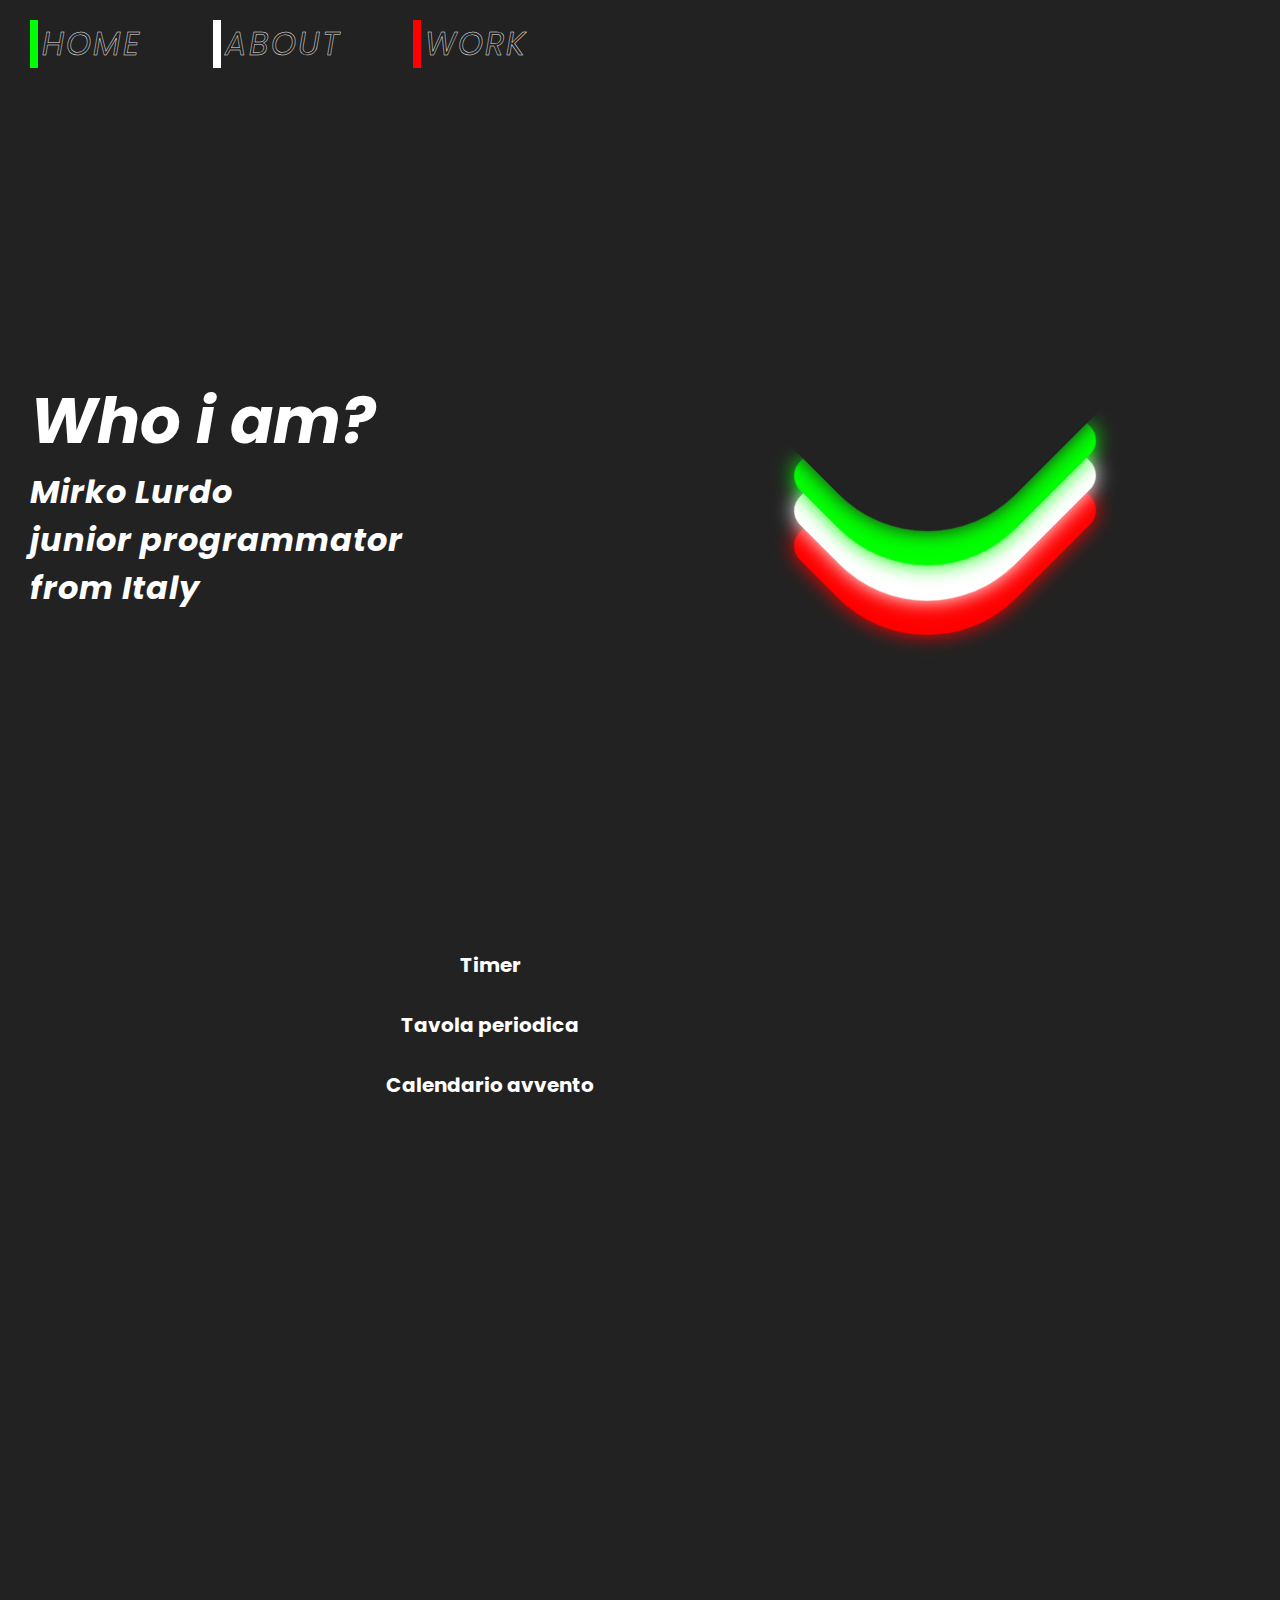
<file: index.html>
<html>
    <head>
        <link rel="stylesheet" href="style2.css">
    </head>
    <body>
        <header>
            <ul>
                <li><a><span style="--clr:#00ff00" data-text="&nbsp;Home&nbsp;">&nbsp;Home&nbsp;</span></a></li>
                <li><a><span style="--clr:#fff" data-text="&nbsp;About&nbsp;">&nbsp;About&nbsp;</span></a></li>
                <li><a><span style="--clr:#ff0000" data-text="&nbsp;Work&nbsp;">&nbsp;Work&nbsp;</span></a></li>
            </ul>
        </header>
        <div class="introduction">
            <div class="intro-text">
                <h1>Who i am?</h1>
                <h3>Mirko Lurdo<br>
                    junior programmator<br>
                <p>from Italy</p></h3>
            </div>
            <div class="intro-image">
                <div style="--cld:#00ff00" id="first"></div>
                <div style="--cld:#fff" id="second"></div>
                <div style="--cld:#ff0000" id="third"></div>
                <div style="--cld:#222" id="fourth"></div>
            </div>
        </div>
        <div class="work">
            <div class="timer" style="display: flex;flex-direction: column;margin:auto">
                <a href="home.html">Timer</a>
                <br>
                <a href="pitagorica.html">Tavola periodica</a>
                <br>
                <a href="calendar.html">Calendario avvento</a>
            </div>
        </div>
    </body>
</html>
</file>
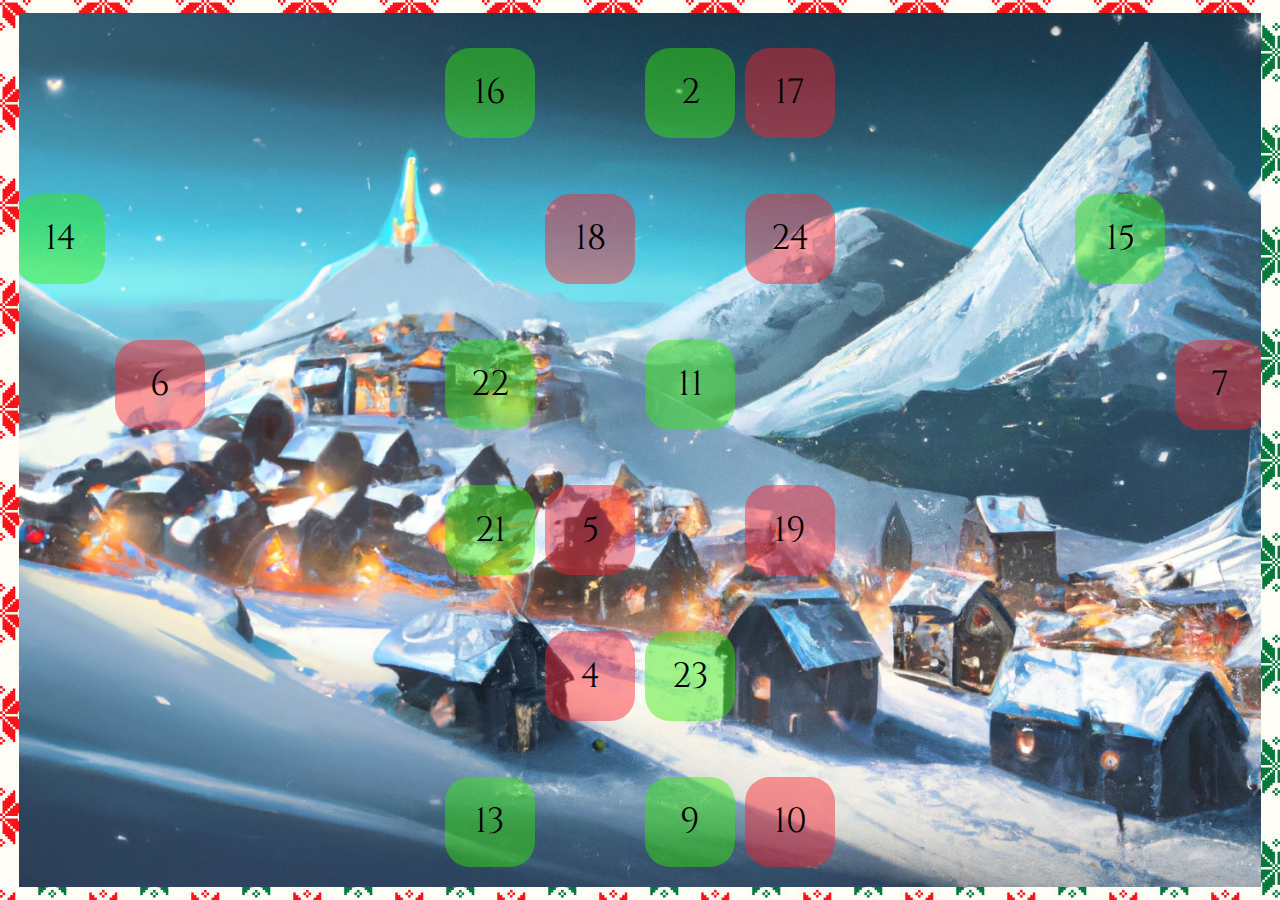
<file: calendar.html>
<html>
    <head>
        <link rel="stylesheet" href="stylecal.css">
        <meta content="width=device-width, initial-scale=1" name="viewport" />
        <link href='https://fonts.googleapis.com/css?family=Cinzel' rel='stylesheet'>
    </head>
    <body>
        <div class="Grid">
        <div class="riga">
            <div class="giorni primo" id="1"></div>
            <div class="giorni secondo" id="2"></div>
            <div class="giorni terzo" id="3"></div>
            <div class="giorni quarto" id="4"></div>
        </div>
        <div class="riga">
            <div class="giorni quinto" id="5"></div>
            <div class="giorni sesto" id="6"></div>
            <div class="giorni settimo" id="7"></div>
            <div class="giorni ottavo" id="8"></div>
        </div>
        <div class="riga">
            <div class="giorni nono" id="9"></div>
            <div class="giorni decimo" id="10"></div>
            <div class="giorni undicesimo" id="11"></div>
            <div class="giorni dodicesimo" id="12"></div>
        </div>
        <div class="riga">
            <div class="giorni tredicesimo" id="13"></div>
            <div class="giorni quattordicesimo" id="14"></div>
            <div class="giorni quindicesimo" id="15"></div>
            <div class="giorni sedicesimo" id="16"></div>
        </div>
        <div class="riga">
            <div class="giorni diciasettesimo" id="17"></div>
            <div class="giorni diciottesimo" id="18"></div>
            <div class="giorni dicianovesimo" id="19"></div>
            <div class="giorni ventesimo" id="20"></div>
        </div>
        <div class="riga">
            <div class="giorni ventunesimo" id="21"></div>
            <div class="giorni ventiduesimo" id="22"></div>
            <div class="giorni ventitreesimo" id="23"></div>
            <div class="giorni ventiquattresimo" id="24"></div>
        </div>
        </div>
        <script src="scriptcla.js"></script>
    </body>
</html>
</file>
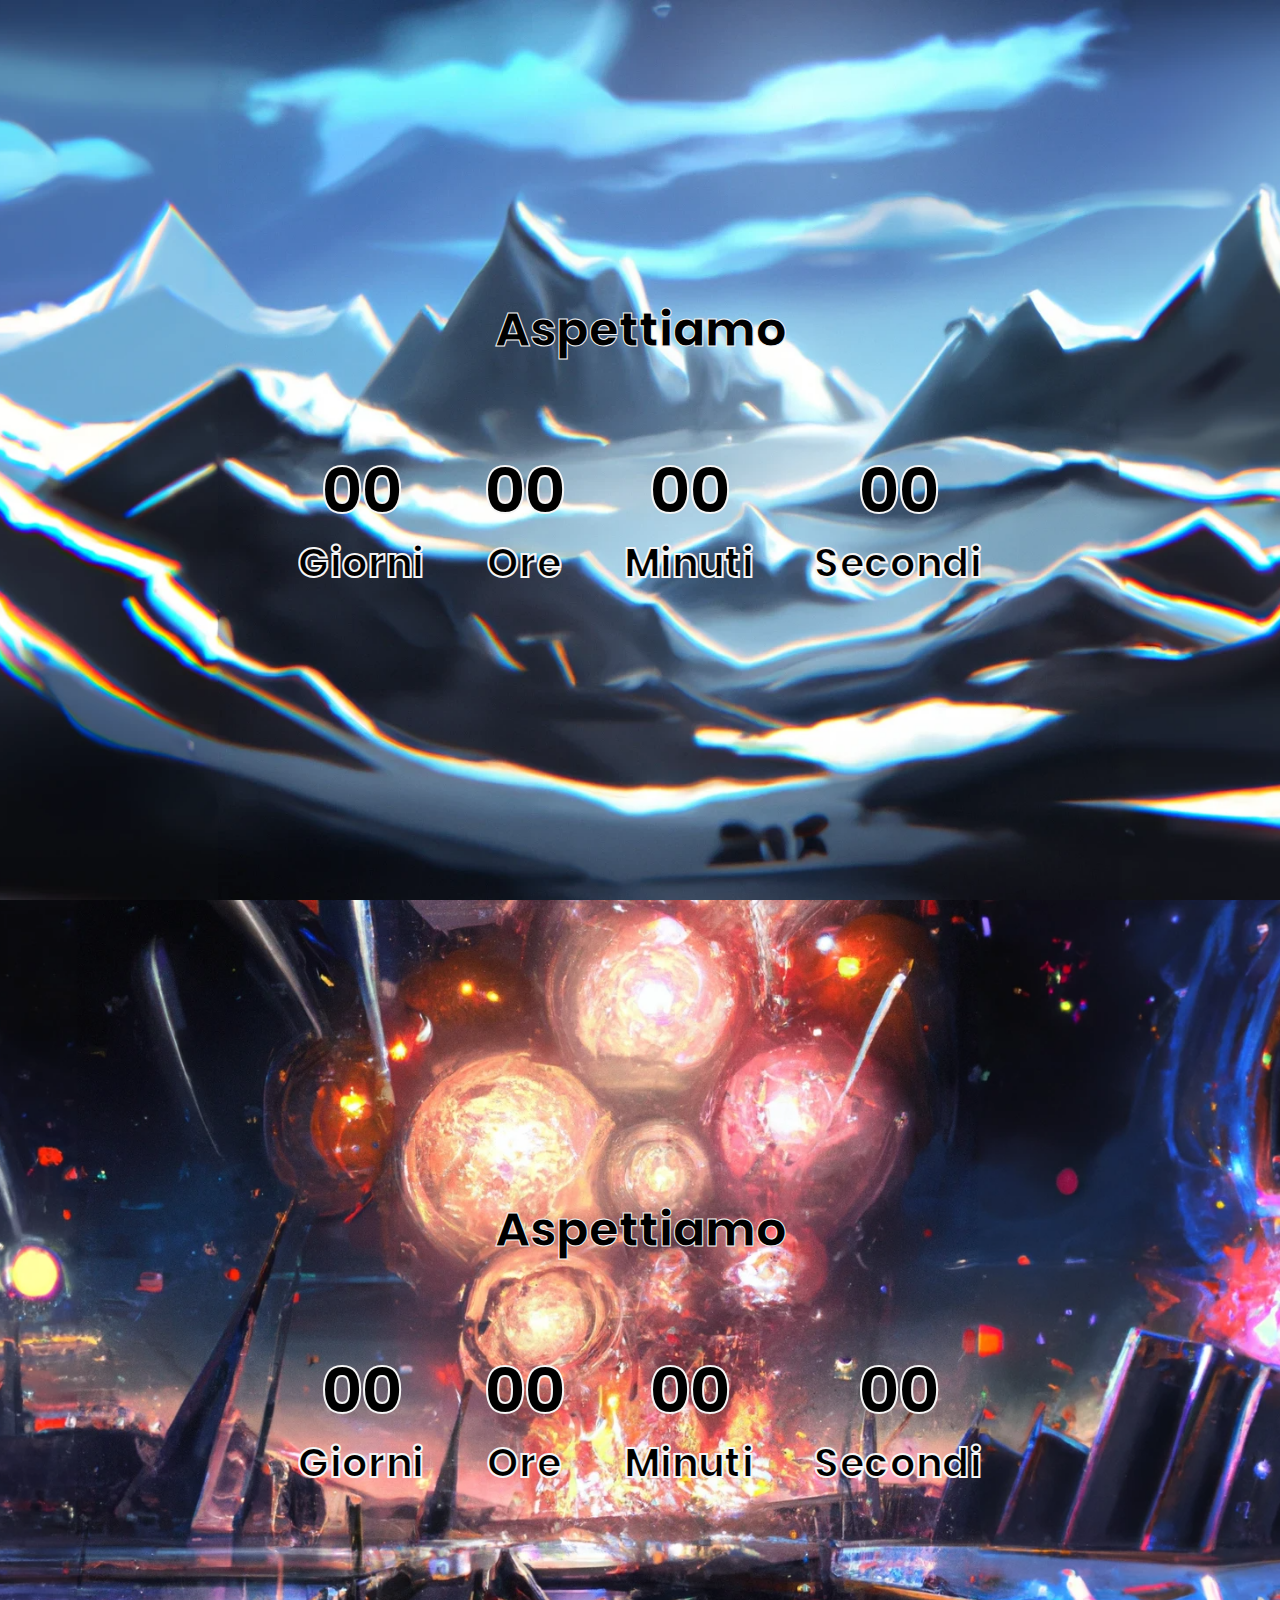
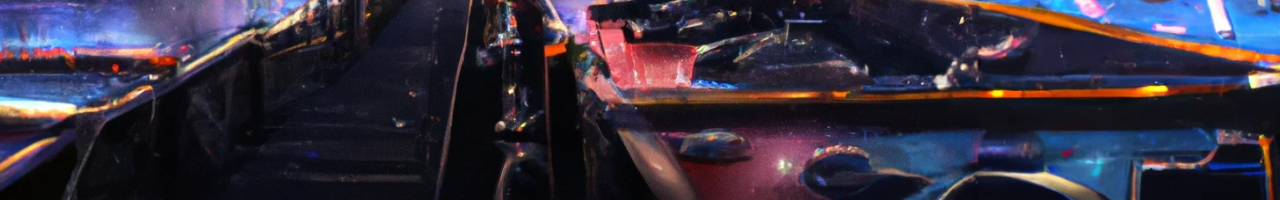
<file: home.html>
<html>
    <head>
        <link href="style.css" rel="stylesheet">
    </head>
    <body>
        <div class="body back1">
        <h1 id="scritta" class="Natale">Aspettiamo</h1>
        <div id="countdown" class="countdown">
            <div class="time">
                <h2 id="giorni">00</h2>
                <small>Giorni</small>
            </div>

            <div class="time">
                <h2 id="ore">00</h2>
                <small>Ore</small>
            </div>

            <div class="time">
                <h2 id="minuti">00</h2>
                <small>Minuti</small>
            </div>

            <div class="time">
                <h2 id="secondi">00</h2>
                <small>Secondi</small>
            </div>
        </div>
        </div>
        <div class="body back2">
            <h1 id="scritta2" class="Natale">Aspettiamo</h1>
            <div id="countdown" class="countdown">
                <div class="time">
                    <h2 id="giorni2">00</h2>
                    <small>Giorni</small>
                </div>
    
                <div class="time">
                    <h2 id="ore2">00</h2>
                    <small>Ore</small>
                </div>
    
                <div class="time">
                    <h2 id="minuti2">00</h2>
                    <small>Minuti</small>
                </div>
    
                <div class="time">
                    <h2 id="secondi2">00</h2>
                    <small>Secondi</small>
                </div>
            </div>
            </div>
        <script src="timer.js"></script>
    </body>
</html>
</file>
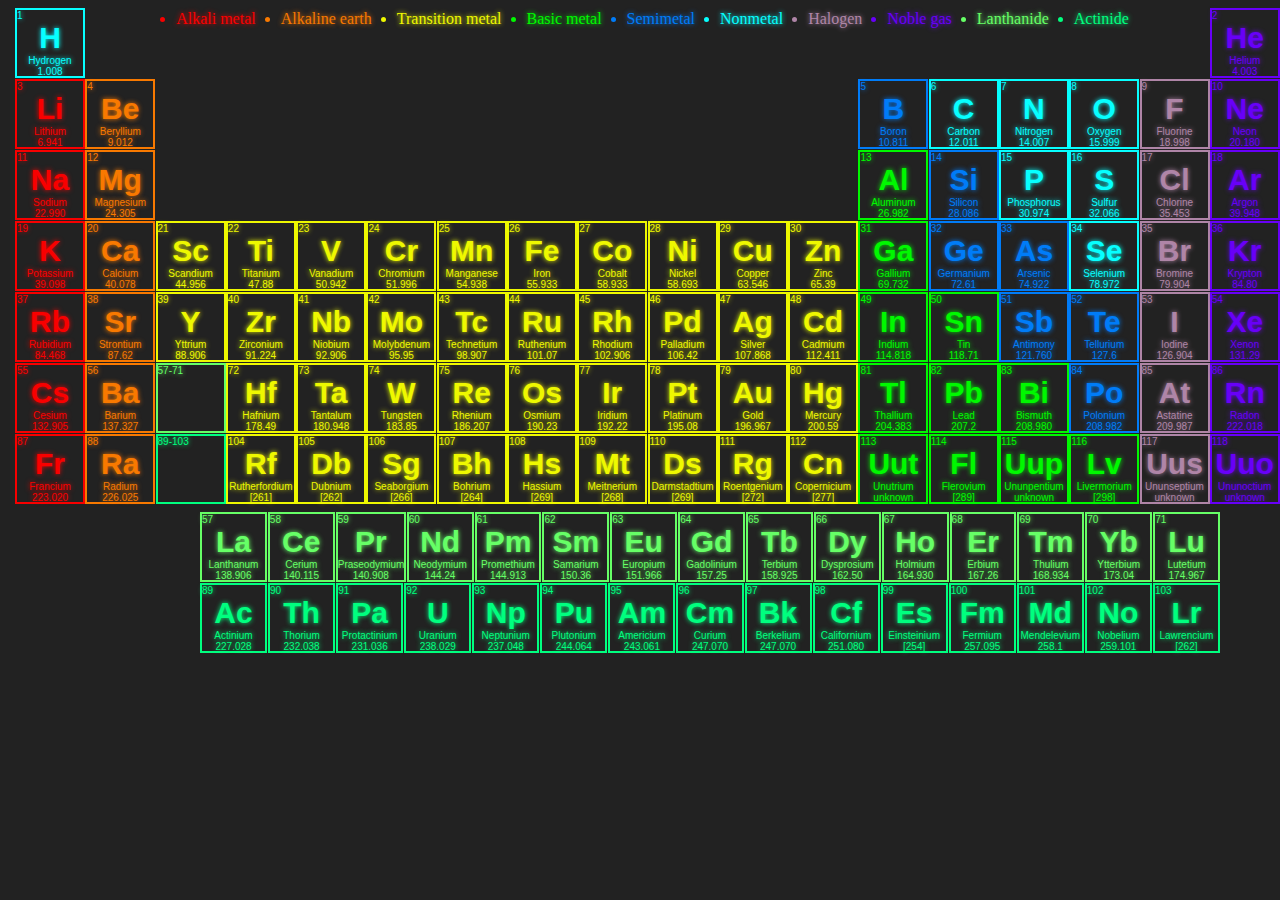
<file: pitagorica.html>
<html>
    <head>
        <link rel="stylesheet" href="stylepi.css">
    </head>
    <body>
        <div class="content">
            <ul id="sommary">
                <li id="alkmetal">Alkali metal</li>
                <li id="alkearth">Alkaline earth</li>
                <li id="tranmetal">Transition metal</li>
                <li id="basmetal">Basic metal</li>
                <li id="semimetal">Semimetal</li>
                <li id="nometal">Nonmetal</li>
                <li id="halogen">Halogen</li>
                <li id="noblegas">Noble gas</li>
                <li id="lanthanide">Lanthanide</li>
                <li id="actinide">Actinide</li>
            </ul>
            <div class="colu" id="primo">
                <div class="box" id="nometal">
                    <p id="atomic">1</p>
                    <h1>H</h1>
                    <p>Hydrogen</p>
                    <p>1.008</p>
                </div>
                <div class="box" id="alkmetal">
                    <p id="atomic">3</p>
                    <h1>Li</h1>
                    <p>Lithium</p>
                    <p>6.941</p>
                </div>
                <div class="box" id="alkmetal">
                    <p id="atomic">11</p>
                    <h1>Na</h1>
                    <p>Sodium</p>
                    <p>22.990</p>
                </div>
                <div class="box" id="alkmetal">
                    <p id="atomic">19</p>
                    <h1>K</h1>
                    <p>Potassium</p>
                    <p>39.098</p>
                </div>
                <div class="box" id="alkmetal">
                    <p id="atomic">37</p>
                    <h1>Rb</h1>
                    <p>Rubidium</p>
                    <p>84.468</p>
                </div>
                <div class="box" id="alkmetal">
                    <p id="atomic">55</p>
                    <h1>Cs</h1>
                    <p>Cesium</p>
                    <p>132.905</p>
                </div>
                <div class="box" id="alkmetal">
                    <p id="atomic">87</p>
                    <h1>Fr</h1>
                    <p>Francium</p>
                    <p>223.020</p>
                </div>
            </div>
            <div class="colu">
                <div class="box" id="no-visible">
                </div>
                <div class="box" id="alkearth">
                    <p id="atomic">4</p>
                    <h1>Be</h1>
                    <p>Beryllium</p>
                    <p>9.012</p>
                </div>
                <div class="box" id="alkearth">
                    <p id="atomic">12</p>
                    <h1>Mg</h1>
                    <p>Magnesium</p>
                    <p>24.305</p>
                </div>
                <div class="box" id="alkearth">
                    <p id="atomic">20</p>
                    <h1>Ca</h1>
                    <p>Calcium</p>
                    <p>40.078</p>
                </div>
                <div class="box" id="alkearth">
                    <p id="atomic">38</p>
                    <h1>Sr</h1>
                    <p>Strontium</p>
                    <p>87.62</p>
                </div>
                <div class="box" id="alkearth">
                    <p id="atomic">56</p>
                    <h1>Ba</h1>
                    <p>Barium</p>
                    <p>137.327</p>
                </div>
                <div class="box" id="alkearth">
                    <p id="atomic">88</p>
                    <h1>Ra</h1>
                    <p>Radium</p>
                    <p>226.025</p>
                </div>
            </div>
            <div class="colu">
                <div class="box" id="no-visible">
                </div>
                <div class="box" id="no-visible">
                </div>
                <div class="box" id="no-visible">
                </div>
                <div class="box" id="tranmetal">
                    <p id="atomic">21</p>
                    <h1>Sc</h1>
                    <p>Scandium</p>
                    <p>44.956</p>
                </div>
                <div class="box" id="tranmetal">
                    <p id="atomic">39</p>
                    <h1>Y</h1>
                    <p>Yttrium</p>
                    <p>88.906</p>
                </div>
                <div class="box" id="lanthanide">
                    <p id="atomic">57-71</p>
                </div>
                <div class="box" id="actinide">
                    <p id="atomic">89-103</p>
                </div>
            </div>
            <div class="colu">
                <div class="box" id="no-visible">
                </div>
                <div class="box" id="no-visible">
                </div>
                <div class="box" id="no-visible">
                </div>
                <div class="box" id="tranmetal">
                    <p id="atomic">22</p>
                    <h1>Ti</h1>
                    <p>Titanium</p>
                    <p>47.88</p>
                </div>
                <div class="box" id="tranmetal">
                    <p id="atomic">40</p>
                    <h1>Zr</h1>
                    <p>Zirconium</p>
                    <p>91.224</p>
                </div>
                <div class="box" id="tranmetal">
                    <p id="atomic">72</p>
                    <h1>Hf</h1>
                    <p>Hafnium</p>
                    <p>178.49</p>
                </div>
                <div class="box" id="tranmetal">
                    <p id="atomic">104</p>
                    <h1>Rf</h1>
                    <p>Rutherfordium</p>
                    <p>[261]</p>
                </div>
            </div>
            <div class="colu">
                <div class="box" id="no-visible">
                </div>
                <div class="box" id="no-visible">
                </div>
                <div class="box" id="no-visible">
                </div>
                <div class="box" id="tranmetal">
                    <p id="atomic">23</p>
                    <h1>V</h1>
                    <p>Vanadium</p>
                    <p>50.942</p>
                </div>
                <div class="box" id="tranmetal">
                    <p id="atomic">41</p>
                    <h1>Nb</h1>
                    <p>Niobium</p>
                    <p>92.906</p>
                </div>
                <div class="box" id="tranmetal">
                    <p id="atomic">73</p>
                    <h1>Ta</h1>
                    <p>Tantalum</p>
                    <p>180.948</p>
                </div>
                <div class="box" id="tranmetal">
                    <p id="atomic">105</p>
                    <h1>Db</h1>
                    <p>Dubnium</p>
                    <p>[262]</p>
                </div>
            </div>
            <div class="colu">
                <div class="box" id="no-visible">
                </div>
                <div class="box" id="no-visible">
                </div>
                <div class="box" id="no-visible">
                </div>
                <div class="box" id="tranmetal">
                    <p id="atomic">24</p>
                    <h1>Cr</h1>
                    <p>Chromium</p>
                    <p>51.996</p>
                </div>
                <div class="box" id="tranmetal">
                    <p id="atomic">42</p>
                    <h1>Mo</h1>
                    <p>Molybdenum</p>
                    <p>95.95</p>
                </div>
                <div class="box" id="tranmetal">
                    <p id="atomic">74</p>
                    <h1>W</h1>
                    <p>Tungsten</p>
                    <p>183.85</p>
                </div>
                <div class="box" id="tranmetal">
                    <p id="atomic">106</p>
                    <h1>Sg</h1>
                    <p>Seaborgium</p>
                    <p>[266]</p>
                </div>
            </div>
            <div class="colu">
                <div class="box" id="no-visible">
                </div>
                <div class="box" id="no-visible">
                </div>
                <div class="box" id="no-visible">
                </div>
                <div class="box" id="tranmetal">
                    <p id="atomic">25</p>
                    <h1>Mn</h1>
                    <p>Manganese</p>
                    <p>54.938</p>
                </div>
                <div class="box" id="tranmetal">
                    <p id="atomic">43</p>
                    <h1>Tc</h1>
                    <p>Technetium</p>
                    <p>98.907</p>
                </div>
                <div class="box" id="tranmetal">
                    <p id="atomic">75</p>
                    <h1>Re</h1>
                    <p>Rhenium</p>
                    <p>186.207</p>
                </div>
                <div class="box" id="tranmetal">
                    <p id="atomic">107</p>
                    <h1>Bh</h1>
                    <p>Bohrium</p>
                    <p>[264]</p>
                </div>
            </div>
            <div class="colu">
               <div class="box" id="no-visible">
                </div>
                <div class="box" id="no-visible">
                </div>
                <div class="box" id="no-visible">
                </div>
                <div class="box" id="tranmetal">
                    <p id="atomic">26</p>
                    <h1>Fe</h1>
                    <p>Iron</p>
                    <p>55.933</p>
                </div>
                <div class="box" id="tranmetal">
                    <p id="atomic">44</p>
                    <h1>Ru</h1>
                    <p>Ruthenium</p>
                    <p>101.07</p>
                </div>
                <div class="box" id="tranmetal">
                    <p id="atomic">76</p>
                    <h1>Os</h1>
                    <p>Osmium</p>
                    <p>190.23</p>
                </div>
                <div class="box" id="tranmetal">
                    <p id="atomic">108</p>
                    <h1>Hs</h1>
                    <p>Hassium</p>
                    <p>[269]</p>
                </div>
            </div>
            <div class="colu">
                <div class="box" id="no-visible">
                </div>
                <div class="box" id="no-visible">
                </div>
                <div class="box" id="no-visible">
                </div>
                <div class="box" id="tranmetal">
                    <p id="atomic">27</p>
                    <h1>Co</h1>
                    <p>Cobalt</p>
                    <p>58.933</p>
                </div>
                <div class="box" id="tranmetal">
                    <p id="atomic">45</p>
                    <h1>Rh</h1>
                    <p>Rhodium</p>
                    <p>102.906</p>
                </div>
                <div class="box" id="tranmetal">
                    <p id="atomic">77</p>
                    <h1>Ir</h1>
                    <p>Iridium</p>
                    <p>192.22</p>
                </div>
                <div class="box" id="tranmetal">
                    <p id="atomic">109</p>
                    <h1>Mt</h1>
                    <p>Meitnerium</p>
                    <p>[268]</p>
                </div>
            </div>
            <div class="colu">
                <div class="box" id="no-visible">
                </div>
                <div class="box" id="no-visible">
                </div>
                <div class="box" id="no-visible">
                </div>
                <div class="box" id="tranmetal">
                    <p id="atomic">28</p>
                    <h1>Ni</h1>
                    <p>Nickel</p>
                    <p>58.693</p>
                </div>
                <div class="box" id="tranmetal">
                    <p id="atomic">46</p>
                    <h1>Pd</h1>
                    <p>Palladium</p>
                    <p>106.42</p>
                </div>
                <div class="box" id="tranmetal">
                    <p id="atomic">78</p>
                    <h1>Pt</h1>
                    <p>Platinum</p>
                    <p>195.08</p>
                </div>
                <div class="box" id="tranmetal">
                    <p id="atomic">110</p>
                    <h1>Ds</h1>
                    <p>Darmstadtium</p>
                    <p>[269]</p>
                </div>
            </div>
            <div class="colu">
                <div class="box" id="no-visible">
                </div>
                <div class="box" id="no-visible">
                </div>
                <div class="box" id="no-visible">
                </div>
                <div class="box" id="tranmetal">
                    <p id="atomic">29</p>
                    <h1>Cu</h1>
                    <p>Copper</p>
                    <p>63.546</p>
                </div>
                <div class="box" id="tranmetal">
                    <p id="atomic">47</p>
                    <h1>Ag</h1>
                    <p>Silver</p>
                    <p>107.868</p>
                </div>
                <div class="box" id="tranmetal">
                    <p id="atomic">79</p>
                    <h1>Au</h1>
                    <p>Gold</p>
                    <p>196.967</p>
                </div>
                <div class="box" id="tranmetal">
                    <p id="atomic">111</p>
                    <h1>Rg</h1>
                    <p>Roentgenium</p>
                    <p>[272]</p>
                </div>
            </div>
            <div class="colu">
                <div class="box" id="no-visible">
                </div>
                <div class="box" id="no-visible">
                </div>
                <div class="box" id="no-visible">
                </div>
                <div class="box" id="tranmetal">
                    <p id="atomic">30</p>
                    <h1>Zn</h1>
                    <p>Zinc</p>
                    <p>65.39</p>
                </div>
                <div class="box" id="tranmetal">
                    <p id="atomic">48</p>
                    <h1>Cd</h1>
                    <p>Cadmium</p>
                    <p>112.411</p>
                </div>
                <div class="box" id="tranmetal">
                    <p id="atomic">80</p>
                    <h1>Hg</h1>
                    <p>Mercury</p>
                    <p>200.59</p>
                </div>
                <div class="box" id="tranmetal">
                    <p id="atomic">112</p>
                    <h1>Cn</h1>
                    <p>Copernicium</p>
                    <p>[277]</p>
                </div>
            </div>
            <div class="colu">
                <div class="box" id="no-visible">
                </div>
                <div class="box" id="semimetal">
                    <p id="atomic">5</p>
                    <h1>B</h1>
                    <p>Boron</p>
                    <p>10.811</p>
                </div>
                <div class="box" id="basmetal">
                    <p id="atomic">13</p>
                    <h1>Al</h1>
                    <p>Aluminum</p>
                    <p>26.982</p>
                </div>
                <div class="box" id="basmetal">
                    <p id="atomic">31</p>
                    <h1>Ga</h1>
                    <p>Gallium</p>
                    <p>69.732</p>
                </div>
                <div class="box" id="basmetal">
                    <p id="atomic">49</p>
                    <h1>In</h1>
                    <p>Indium</p>
                    <p>114.818</p>
                </div>
                <div class="box" id="basmetal">
                    <p id="atomic">81</p>
                    <h1>Tl</h1>
                    <p>Thallium</p>
                    <p>204.383</p>
                </div>
                <div class="box" id="basmetal">
                    <p id="atomic">113</p>
                    <h1>Uut</h1>
                    <p>Unutrium</p>
                    <p>unknown</p>
                </div>
            </div>
            <div class="colu">
                <div class="box" id="no-visible">
                </div>
                <div class="box" id="nometal">
                    <p id="atomic">6</p>
                    <h1>C</h1>
                    <p>Carbon</p>
                    <p>12.011</p>
                </div>
                <div class="box" id="semimetal">
                    <p id="atomic">14</p>
                    <h1>Si</h1>
                    <p>Silicon</p>
                    <p>28.086</p>
                </div>
                <div class="box" id="semimetal">
                    <p id="atomic">32</p>
                    <h1>Ge</h1>
                    <p>Germanium</p>
                    <p>72.61</p>
                </div>
                <div class="box" id="basmetal">
                    <p id="atomic">50</p>
                    <h1>Sn</h1>
                    <p>Tin</p>
                    <p>118.71</p>
                </div>
                <div class="box" id="basmetal">
                    <p id="atomic">82</p>
                    <h1>Pb</h1>
                    <p>Lead</p>
                    <p>207.2</p>
                </div>
                <div class="box" id="basmetal">
                    <p id="atomic">114</p>
                    <h1>Fl</h1>
                    <p>Flerovium</p>
                    <p>[289]</p>
                </div>
            </div>
            <div class="colu">
                <div class="box" id="no-visible">
                </div>
                <div class="box" id="nometal">
                    <p id="atomic">7</p>
                    <h1>N</h1>
                    <p>Nitrogen</p>
                    <p>14.007</p>
                </div>
                <div class="box" id="nometal">
                    <p id="atomic">15</p>
                    <h1>P</h1>
                    <p>Phosphorus</p>
                    <p>30.974</p>
                </div>
                <div class="box" id="semimetal">
                    <p id="atomic">33</p>
                    <h1>As</h1>
                    <p>Arsenic</p>
                    <p>74.922</p>
                </div>
                <div class="box" id="semimetal">
                    <p id="atomic">51</p>
                    <h1>Sb</h1>
                    <p>Antimony</p>
                    <p>121.760</p>
                </div>
                <div class="box" id="basmetal">
                    <p id="atomic">83</p>
                    <h1>Bi</h1>
                    <p>Bismuth</p>
                    <p>208.980</p>
                </div>
                <div class="box" id="basmetal">
                    <p id="atomic">115</p>
                    <h1>Uup</h1>
                    <p>Ununpentium</p>
                    <p>unknown</p>
                </div>
            </div>
            <div class="colu">
                <div class="box" id="no-visible">
                </div>
                <div class="box" id="nometal">
                    <p id="atomic">8</p>
                    <h1>O</h1>
                    <p>Oxygen</p>
                    <p>15.999</p>
                </div>
                <div class="box" id="nometal">
                    <p id="atomic">16</p>
                    <h1>S</h1>
                    <p>Sulfur</p>
                    <p>32.066</p>
                </div>
                <div class="box" id="nometal">
                    <p id="atomic">34</p>
                    <h1>Se</h1>
                    <p>Selenium</p>
                    <p>78.972</p>
                </div>
                <div class="box" id="semimetal">
                    <p id="atomic">52</p>
                    <h1>Te</h1>
                    <p>Tellurium</p>
                    <p>127.6</p>
                </div>
                <div class="box" id="semimetal">
                    <p id="atomic">84</p>
                    <h1>Po</h1>
                    <p>Polonium</p>
                    <p>208.982</p>
                </div>
                <div class="box" id="basmetal">
                    <p id="atomic">116</p>
                    <h1>Lv</h1>
                    <p>Livermorium</p>
                    <p>[298]</p>
                </div>
            </div>
            <div class="colu">
                <div class="box" id="no-visible">
                </div>
                <div class="box" id="halogen">
                    <p id="atomic">9</p>
                    <h1>F</h1>
                    <p>Fluorine</p>
                    <p>18.998</p>
                </div>
                <div class="box" id="halogen">
                    <p id="atomic">17</p>
                    <h1>Cl</h1>
                    <p>Chlorine</p>
                    <p>35.453</p>
                </div>
                <div class="box" id="halogen">
                    <p id="atomic">35</p>
                    <h1>Br</h1>
                    <p>Bromine</p>
                    <p>79.904</p>
                </div>
                <div class="box" id="halogen">
                    <p id="atomic">53</p>
                    <h1>I</h1>
                    <p>Iodine</p>
                    <p>126.904</p>
                </div>
                <div class="box" id="halogen">
                    <p id="atomic">85</p>
                    <h1>At</h1>
                    <p>Astatine</p>
                    <p>209.987</p>
                </div>
                <div class="box" id="halogen">
                    <p id="atomic">117</p>
                    <h1>Uus</h1>
                    <p>Ununseptium</p>
                    <p>unknown</p>
                </div>
            </div>
            <div class="colu">
                <div class="box" id="noblegas">
                    <p id="atomic">2</p>
                    <h1>He</h1>
                    <p>Helium</p>
                    <p>4.003</p>
                </div>
                <div class="box" id="noblegas">
                    <p id="atomic">10</p>
                    <h1>Ne</h1>
                    <p>Neon</p>
                    <p>20.180</p>
                </div>
                <div class="box" id="noblegas">
                    <p id="atomic">18</p>
                    <h1>Ar</h1>
                    <p>Argon</p>
                    <p>39.948</p>
                </div>
                <div class="box" id="noblegas">
                    <p id="atomic">36</p>
                    <h1>Kr</h1>
                    <p>Krypton</p>
                    <p>84.80</p>
                </div>
                <div class="box" id="noblegas">
                    <p id="atomic">54</p>
                    <h1>Xe</h1>
                    <p>Xenon</p>
                    <p>131.29</p>
                </div>
                <div class="box" id="noblegas">
                    <p id="atomic">86</p>
                    <h1>Rn</h1>
                    <p>Radon</p>
                    <p>222.018</p>
                </div>
                <div class="box" id="noblegas">
                    <p id="atomic">118</p>
                    <h1>Uuo</h1>
                    <p>Ununoctium</p>
                    <p>unknown</p>
                </div>
            </div>
            <div class="culu">
                <div class="box" id="lanthanide">
                    <p id="atomic">57</p>
                    <h1>La</h1>
                    <p>Lanthanum</p>
                    <p>138.906</p>
                </div>
                <div class="box" id="lanthanide">
                    <p id="atomic">58</p>
                    <h1>Ce</h1>
                    <p>Cerium</p>
                    <p>140.115</p>
                </div>
                <div class="box" id="lanthanide">
                    <p id="atomic">59</p>
                    <h1>Pr</h1>
                    <p>Praseodymium</p>
                    <p>140.908</p>
                </div>
                <div class="box" id="lanthanide">
                    <p id="atomic">60</p>
                    <h1>Nd</h1>
                    <p>Neodymium</p>
                    <p>144.24</p>
                </div>
                <div class="box" id="lanthanide">
                    <p id="atomic">61</p>
                    <h1>Pm</h1>
                    <p>Promethium</p>
                    <p>144.913</p>
                </div>
                <div class="box" id="lanthanide">
                    <p id="atomic">62</p>
                    <h1>Sm</h1>
                    <p>Samarium</p>
                    <p>150.36</p>
                </div>
                <div class="box" id="lanthanide">
                    <p id="atomic">63</p>
                    <h1>Eu</h1>
                    <p>Europium</p>
                    <p>151.966</p>
                </div>
                <div class="box" id="lanthanide">
                    <p id="atomic">64</p>
                    <h1>Gd</h1>
                    <p>Gadolinium</p>
                    <p>157.25</p>
                </div>
                <div class="box" id="lanthanide">
                    <p id="atomic">65</p>
                    <h1>Tb</h1>
                    <p>Terbium</p>
                    <p>158.925</p>
                </div>
                <div class="box" id="lanthanide">
                    <p id="atomic">66</p>
                    <h1>Dy</h1>
                    <p>Dysprosium</p>
                    <p>162.50</p>
                </div>
                <div class="box" id="lanthanide">
                    <p id="atomic">67</p>
                    <h1>Ho</h1>
                    <p>Holmium</p>
                    <p>164.930</p>
                </div>
                <div class="box" id="lanthanide">
                    <p id="atomic">68</p>
                    <h1>Er</h1>
                    <p>Erbium</p>
                    <p>167.26</p>
                </div>
                <div class="box" id="lanthanide">
                    <p id="atomic">69</p>
                    <h1>Tm</h1>
                    <p>Thulium</p>
                    <p>168.934</p>
                </div>
                <div class="box" id="lanthanide">
                    <p id="atomic">70</p>
                    <h1>Yb</h1>
                    <p>Ytterbium</p>
                    <p>173.04</p>
                </div>
                <div class="box" id="lanthanide">
                    <p id="atomic">71</p>
                    <h1>Lu</h1>
                    <p>Lutetium</p>
                    <p>174.967</p>
                </div>
            </div>
            <div class="culu" id="secondo">
                <div class="box" id="actinide">
                    <p id="atomic">89</p>
                    <h1>Ac</h1>
                    <p>Actinium</p>
                    <p>227.028</p>
                </div>
                <div class="box" id="actinide">
                    <p id="atomic">90</p>
                    <h1>Th</h1>
                    <p>Thorium</p>
                    <p>232.038</p>
                </div>
                <div class="box" id="actinide">
                    <p id="atomic">91</p>
                    <h1>Pa</h1>
                    <p>Protactinium</p>
                    <p>231.036</p>
                </div>
                <div class="box" id="actinide">
                    <p id="atomic">92</p>
                    <h1>U</h1>
                    <p>Uranium</p>
                    <p>238.029</p>
                </div>
                <div class="box" id="actinide">
                    <p id="atomic">93</p>
                    <h1>Np</h1>
                    <p>Neptunium</p>
                    <p>237.048</p>
                </div>
                <div class="box" id="actinide">
                    <p id="atomic">94</p>
                    <h1>Pu</h1>
                    <p>Plutonium</p>
                    <p>244.064</p>
                </div>
                <div class="box" id="actinide">
                    <p id="atomic">95</p>
                    <h1>Am</h1>
                    <p>Americium</p>
                    <p>243.061</p>
                </div>
                <div class="box" id="actinide">
                    <p id="atomic">96</p>
                    <h1>Cm</h1>
                    <p>Curium</p>
                    <p>247.070</p>
                </div>
                <div class="box" id="actinide">
                    <p id="atomic">97</p>
                    <h1>Bk</h1>
                    <p>Berkelium</p>
                    <p>247.070</p>
                </div>
                <div class="box" id="actinide">
                    <p id="atomic">98</p>
                    <h1>Cf</h1>
                    <p>Californium</p>
                    <p>251.080</p>
                </div>
                <div class="box" id="actinide">
                    <p id="atomic">99</p>
                    <h1>Es</h1>
                    <p>Einsteinium</p>
                    <p>[254]</p>
                </div>
                <div class="box" id="actinide">
                    <p id="atomic">100</p>
                    <h1>Fm</h1>
                    <p>Fermium</p>
                    <p>257.095</p>
                </div>
                <div class="box" id="actinide">
                    <p id="atomic">101</p>
                    <h1>Md</h1>
                    <p>Mendelevium</p>
                    <p>258.1</p>
                </div>
                <div class="box" id="actinide">
                    <p id="atomic">102</p>
                    <h1>No</h1>
                    <p>Nobelium</p>
                    <p>259.101</p>
                </div>
                <div class="box" id="actinide">
                    <p id="atomic">103</p>
                    <h1>Lr</h1>
                    <p>Lawrencium</p>
                    <p>[262]</p>
                </div>
            </div>
        </div>
    </body>
</html>
</file>
<file: style2.css>
@import url("https://fonts.googleapis.com/css?family=Poppins:wght@300,400,700&display=swap");

*{
    margin: 0;
    padding: 0;
    box-sizing: border-box;
}

body{
    background: #222;
    font-family: "Poppins", sans-serif;
}


header{
    height: 10%;
    margin-top: 20px;
    width: 100%;
    display: flex;
    justify-content: left;
    align-items: flex-start;
    font-size: 30px;
    font-style: italic;
    position: block;
}
header ul{
    position: relative;
    display: flex;
    gap: 30px;
}
header ul li{
    margin-left: 30px;
    position: relative;
    list-style: none;
}
header ul li span{
    font-size: 2rem;
    cursor: pointer;
    text-decoration: none;
    letter-spacing: 2px;
    text-transform: uppercase;
    color:transparent;
    -webkit-text-stroke: 0.5px rgb(255, 255, 255,0.9);
}
header ul li span::before{
    content: attr(data-text);
    position: absolute;
    color: var(--clr);
    width: 0;
    overflow: hidden;
    transition: 1s;
    border-right: 8px solid var(--clr);
    -webkit-text-stroke: 2px var(--clr);
}
header ul li span:hover::before{
    width: 100%;
    filter: drop-shadow(0 0 25px var(--clr));
}

.introduction{
    height: 85%;
    width: 100%;
    color: #fff;
    padding: 30px;
    display: flex;
}
.intro-text{
    width: 50%;
    height: 100%;
    display: flex;
    justify-content: center;
    flex-direction: column;
}
.intro-text h1{
    font-size: 4rem;
    font-style: italic;
    font-weight: 700;
}
.intro-text h3{
    font-size: 2rem;
    font-style: italic;
    letter-spacing: 1px;
}

.intro-image{
    width: 50%;
    height: 100%;
    display: flex;
    align-items: center;
    justify-content: center;
}
.intro-image div{
    height: 200px;
    width: 250px;
    background: var(--cld);
    position: absolute;
    transform: rotate(-45deg);
    border-bottom-left-radius: 125px;
}
#first{
    margin-bottom: 70px;
    z-index: 3;
    border-radius: 20px;
    border-bottom-left-radius: 125px;
    filter:drop-shadow(0 0 10px var(--cld))
}
#second{
    z-index: 2;
    border-radius: 20px;
    border-bottom-left-radius: 124px;
    filter:drop-shadow(0 0 10px var(--cld))
}
#third{
    margin-top: 70px;
    z-index: 1;
    border-radius: 20px;
    border-bottom-left-radius: 126px;
    filter:drop-shadow(0 0 10px var(--cld))
}
#fourth{
    margin-bottom: 280px;
    z-index: 4;
    width: 350px;
    height: 300;
    filter:drop-shadow(0 0 10px var(--cld))
}

.work{
    width: 100%;
    height: 100%;
}
.timer{
    width: 100%;
    height: 33.3vh;
    font-size: 20px;
    font-weight: bold;
    display: flex;
    align-items: center;
    justify-content: center;
}
.timer a{
    text-decoration: none;
    color: #fff;
    margin-right: 300px;
}
</file>
<file: stylecal.css>
*{margin: 0;padding: 0;}
body{
    display: flex;
    justify-content: center;
    align-items: center;
    background: url(pattern.jpg);
    background-repeat: repeat;
}
.grid{
    width: 97vw;
    height: 97.2vh;
    background: url(bcim.png);
    background-size: cover;
    margin: auto;
    display: flex;
    flex-direction: column;
    overflow:hidden;
    position: absolute;
    justify-content: center;
    align-items: center;
    margin: auto;
    z-index: 10;
}

.riga{
    display: flex;
    gap: 10px;
    margin-top: 15px;
    justify-content: center;
    align-items: center;
    font-size: 35px;
    font-family: 'Cinzel', serif;
    height: 16.6%;
    width: 100%;
}

.giorni{
    height: 90px;
    width: 90px;
    border-radius: 25px;
    background: rgba(53, 235, 7, 0.452);
    display: flex;
    align-items: center;
    justify-content: center;
    position: relative;
}
.giorni:hover{
    background: rgba(53, 235, 7, 1);
}
.giorni:nth-child(even){
    background: rgba(253, 32, 43, 0.452);
}
.giorni:nth-child(even):hover{
    background: rgba(255, 20, 32, 1);
}

.destra{
    transform: translateX(-70vh);
}

.centro-destra{
    transform: translateX(-20);
}

.centro-sinistra{
    transform: translateX(70vh);
}

.sinistra{
    transform: translateX(0);
}
.oggi{
    background: rgb(255, 255, 0, 0.452);
}
.oggi:hover{
    background: rgb(255, 255, 0, 1);
}

@media(max-width:950px){
    .destra{
        position:initial;
        margin: auto;
        transform: translateX(0vh);
    }
    
    .centro-destra{
        position:initial;
        margin: auto;
    }
    
    .centro-sinistra{margin: auto;transform: translateX(0);}
    
    .sinistra{
        position:initial;
        margin: auto;
    }
    .giorni{
        width: 50px;
        height: 50px;
        border-radius: 10px;
        font-size: 25px;
        display: flex;
        gap: 20px;
    }
    .riga{
        position: relative;
        padding: 0 40px;
    }
    .grid{
        overflow: hidden;
        display: flex;
        flex-direction: column;
        column-gap: 20px;
    }
  }
  @media(max-width:500px){
    .destra{
        position:initial;
        margin: auto;
        transform: translateX(0vh);
    }
    
    .centro-destra{
        position:initial;
        margin: auto;
    }
    
    .centro-sinistra{margin: auto;transform: translateX(0);}
    
    .sinistra{
        position:initial;
        margin: auto;
    }
    .giorni{
        width: 50px;
        height: 50px;
        border-radius: 10px;
        font-size: 25px;
        display: flex;
        gap: 20px;
    }
    .riga{
        position: relative;
        padding: 0 40px;
    }
    .grid{
        overflow: hidden;
        display: flex;
        flex-direction: column;
        column-gap: 20px;
    }
  }
</file>
<file: style.css>
@import url("https://fonts.googleapis.com/css?family=Poppins:wght@300,400,700&display=swap");
* {
  box-sizing: border-box;
  margin: 0;
  padding: 0;
}

.back1{background: url(Bc.png);}
.back2{background: url(bc2timer.png);}

#giorni, #giorni2, #ore, #ore2, #minuti, #minuti2, #secondi, #secondi2{
  -webkit-text-stroke: 1px whitesmoke;
  color: black;
}

.body {
  background-repeat: no-repeat;
  background-size: cover;
  background-position: center center;
  height: 100vh;
  font-family: "Poppins", sans-serif;
  display: flex;
  align-items: center;
  justify-content: center;
  text-align: center;
  margin: 0;
  overflow: hidden;
}

h1 {
  font-weight: bold;
  font-size: 3em;
  margin: -200px 0 40px;
  position: absolute;
  -webkit-text-stroke: 1px whitesmoke;
  color: black;
}

.countdown {
  margin-top: 150px;
  display: flex;
  transform: scale(2);
}

.time {
  display: flex;
  flex-direction: column;
  align-items: center;
  justify-content: center;
  margin: 15px;
}

.time h2 {
  font-weight: bold;
  font-size: 2em;
  line-height: 1;
  margin: 0 0 5px;
}
.time small{
  -webkit-text-stroke: 1px whitesmoke;
  color: black;
  font-weight: bold;
  font-size: 20px
}

@media (height: 915px), (width: 412px) {
  h1 {
    font-size: 130px;
    margin-top: -600px;
    font-weight: bold;
  }
  .time h2 {
    font-weight: bold;
    font-size: 70px;
    line-height: 1;
    margin: 0 0 5px;
  }
  .time small {
    font-size: 30px;
  }
}
@media (height: 2312px), (width: 1080px) {
  h1 {
    font-size: 130px;
    margin-top: -600px;
    font-weight: bold;
  }
  .time h2 {
    font-weight: bold;
    font-size: 70px;
    line-height: 1;
    margin: 0 0 5px;
  }
  .time small {
    font-size: 30px;
  }
}
@media (width: 2312px), (height: 1080px) {
  h1 {
    font-size: 130px;
    margin-top: -600px;
    font-weight: bold;
  }
  .time h2 {
    font-weight: bold;
    font-size: 80px;
    line-height: 1;
    margin: 0 0 5px;
  }
  .time small {
    font-size: 35px;
  }
}
@media (width: 915px), (height: 412px) {
    h1 {
      font-size: 3em;
      margin-top: -400px;
      font-weight: bold;
    }
    .time h2 {
      font-weight: bold;
      font-size: 70px;
      line-height: 1;
      margin: 0 0 5px;
    }
    .time small {
      font-size: 35px;
    }
}
</file>
<file: stylepi.css>
#no-visible {
  border-color: transparent;
  color: transparent;
}

#nometal {
  border-color: #07ffff;
  color: #07ffff;
}

#semimetal {
  border-color: #007cf8;
  color: #007cf8;
}

#alkmetal {
  border-color: #f80000;
  color: #f80000;
}

#alkearth {
  border-color: #f87900;
  color: #f87900;
}

#tranmetal {
  border-color: #eef800;
  color: #eef800;
}

#basmetal {
  border-color: #00f800;
  color: #00f800;
}

#halogen {
  border-color: #af85a7;
  color: #af85a7;
}

#noblegas {
  border-color: #6800f8;
  color: #6800f8;
}

#lanthanide {
  border-color: #66ff66;
  color: #66ff66;
}

#actinide {
  border-color: #00ff7f;
  color: #00ff7f;
}

#secondo {
  margin-top: 583px;
}

* {
  margin: 0;
  padding: 0;
  box-sizing: border-box;
  text-shadow: 0 0 5px currentColor;
}

body {
  background: #222;
}

#sommary {
  display: flex;
  position: absolute;
  justify-content: center;
  width: 100%;
  margin-top: 10px;
}

#sommary li {
  margin-left: 25px;
  width: auto;
}

.content {
  display: flex;
  gap: 0;
}

#primo {
  margin-left: 15px;
}

.colu {
  margin-top: 8px;
  height: 510px;
  width: 74px;
  gap: 1px;
  display: flex;
  flex-direction: column;
}

.culu {
  margin-top: 512px;
  margin-left: 200px;
  position: absolute;
  width: 1020px;
  height: 74px;
  gap: 1px;
  display: flex;
}

.box {
  height: 70px;
  width: 70px;
  border: 2px solid;
  display: flex;
  flex-direction: column;
  text-align: center;
  font-family: Arial, Helvetica, sans-serif;
}

.box p {
  font-size: 10px;
}

#atomic {
  align-self: flex-start;
}

.box h1 {
  font-size: 30px;
}/*# sourceMappingURL=style.css.map */
</file>
